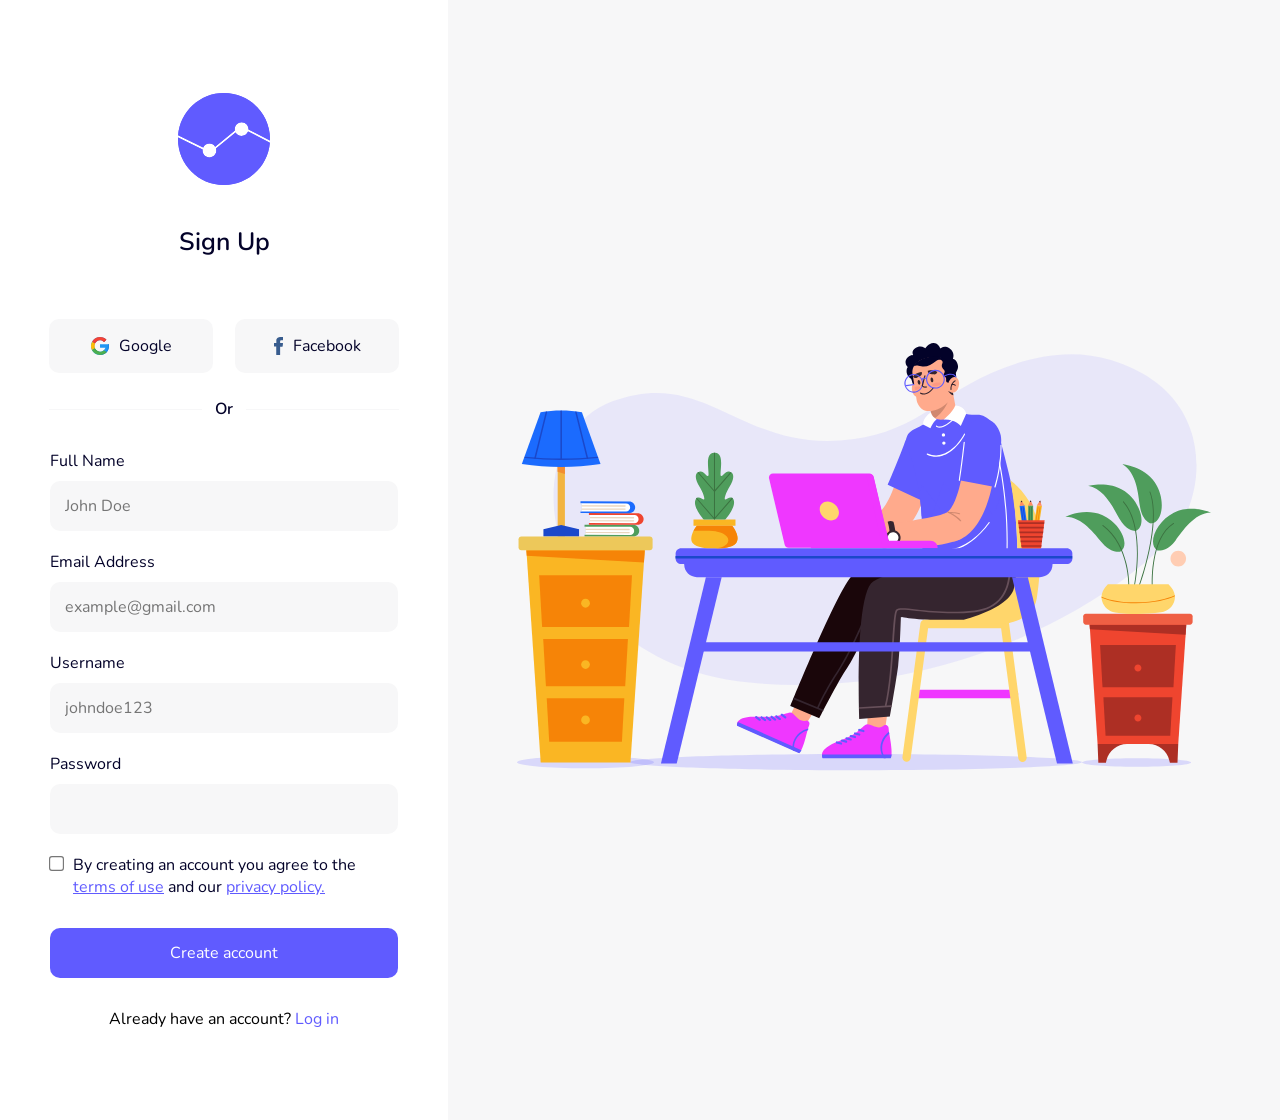
<file: index.html>
<!doctype html>
<html lang="en">
  <head>
    <meta charset="UTF-8" />
    <meta name="viewport" content="width=device-width, initial-scale=1.0" />
    <link rel="preconnect" href="https://fonts.googleapis.com" />
    <link rel="preconnect" href="https://fonts.gstatic.com" crossorigin />
    <link
      href="https://fonts.googleapis.com/css2?family=Nunito:ital,wght@0,200..1000;1,200..1000&family=Rubik:ital,wght@0,300..900;1,300..900&display=swap"
      rel="stylesheet"
    />
    <link rel="stylesheet" href="./styles/style.css" />
    <title>Sign Up</title>
  </head>
  <body>
    <div class="container">
      <div class="left-part">
        <div class="top">
          <div class="logo__and__quick__sign-up">
            <div class="logo-content">
              <img class="logo" src="./images/Logo.svg" alt="logo" />
              <h2 class="title">Sign Up</h2>
            </div>
            <div class="quick__sign-up">
              <a href="#" class="quick__sign-up__ways">
                <img
                  class="quick__sign-up__logo"
                  src="./images/google-logo.svg"
                  alt="google logo"
                />
                <h3 class="quick__sign-up__title">Google</h3>
              </a>
              <a href="#" class="quick__sign-up__ways">
                <img
                  class="quick__sign-up__logo"
                  src="./images/facebook-logo.svg"
                  alt="facebook logo"
                />
                <h3 class="quick__sign-up__title">Facebook</h3>
              </a>
            </div>
          </div>
          <div class="or__line">
            <span>Or</span>
          </div>
        </div>

        <form class="form" action="./confirm.html">
          <label class="label__title" for="fname">Full Name</label>
          <input
            class="input"
            type="text"
            id="fname"
            name="fname"
            placeholder="John Doe"
          />

          <label class="label__title" for="email">Email Address</label>
          <input
            class="input"
            type="email"
            id="email"
            name="email"
            placeholder="example@gmail.com"
          />

          <label class="label__title" for="uname">Username</label>
          <input
            class="input"
            type="text"
            id="uname"
            name="uname"
            placeholder="johndoe123"
          />

          <label class="label__title" for="password">Password</label>
          <input class="input" type="password" id="password" name="password" />

          <div class="form__agree">
            <input class="checkbox" type="checkbox" id="agree" />
            <label class="label__title" for="agree"
              >By creating an account you agree to the
              <a class="link" href="#">terms of use</a> and our
              <a class="link" href="#">privacy policy.</a></label
            >
          </div>

          <button class="button" type="submit">Create account</button>
        </form>

        <h3 class="have_account">
          Already have an account?
          <a class="login__link" href="./login.html">Log in</a>
        </h3>
      </div>
      <div class="right-part">
        <div class="images">
          <img
            class="sign-up__image"
            src="./images/sign up image.svg"
            alt="sign up image"
          />
        </div>
      </div>
    </div>
  </body>
</html>
</file>
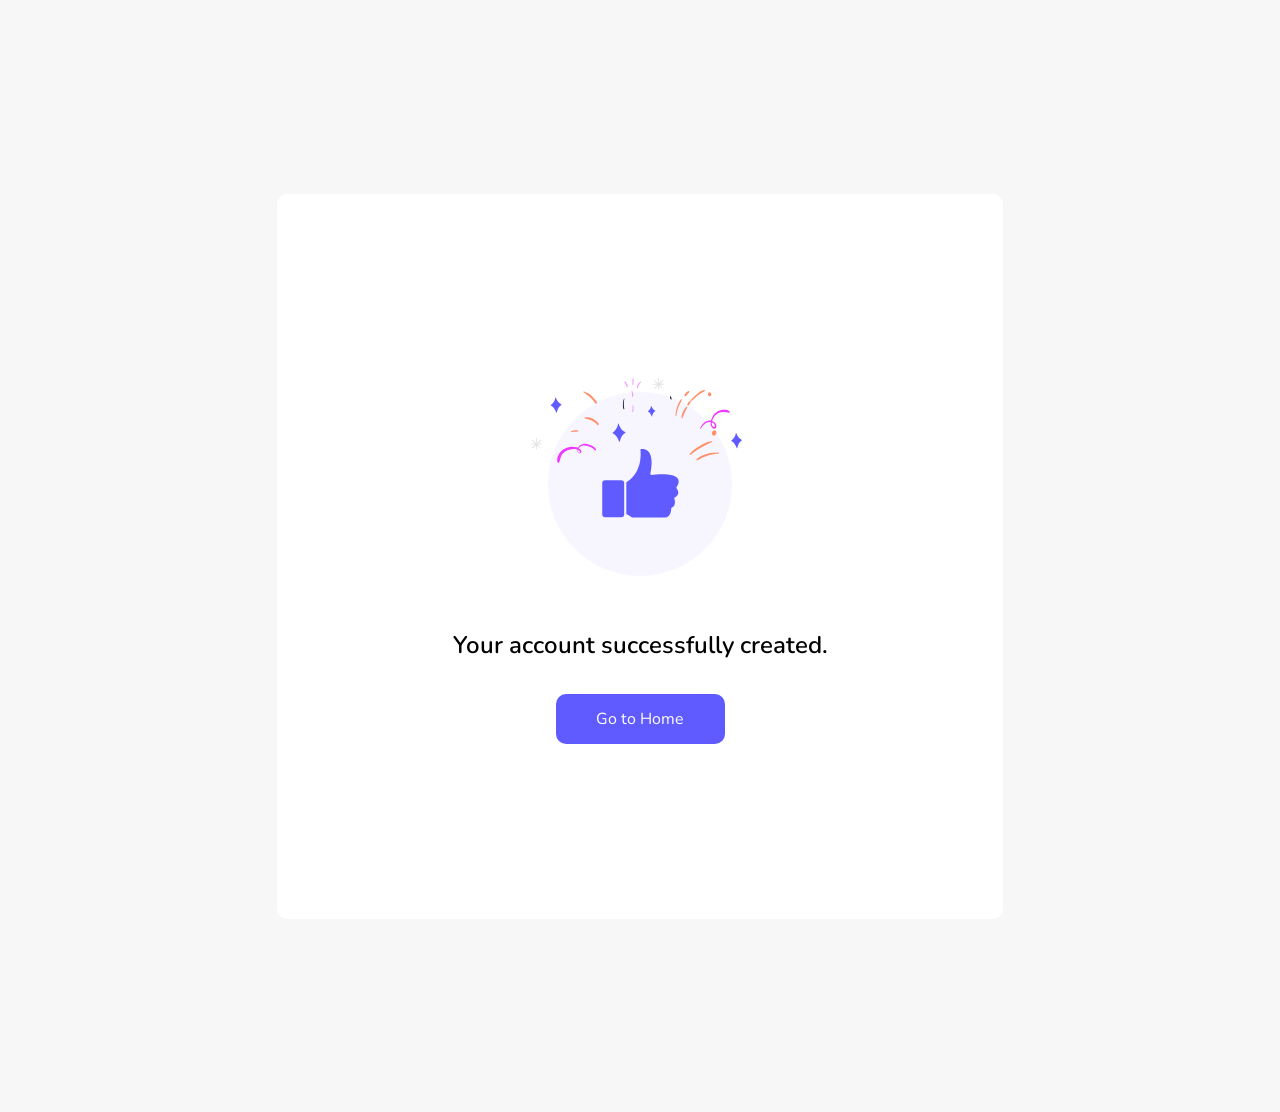
<file: confirm.html>
<!doctype html>
<html lang="en">
  <head>
    <meta charset="UTF-8" />
    <meta name="viewport" content="width=device-width, initial-scale=1.0" />
    <link rel="preconnect" href="https://fonts.googleapis.com" />
    <link rel="preconnect" href="https://fonts.gstatic.com" crossorigin />
    <link
      href="https://fonts.googleapis.com/css2?family=Nunito:ital,wght@0,200..1000;1,200..1000&family=Rubik:ital,wght@0,300..900;1,300..900&display=swap"
      rel="stylesheet"
    />
    <link rel="stylesheet" href="./styles/style.css" />
    <title>Confirm</title>
  </head>
  <body>
    <div class="container">
      <div class="confirm">
        <div class="successful">
          <img class="thumbs-up" src="./images/thumbs up.svg" alt="thumbs up" />
          <img
            class="celebration"
            src="./images/celebration.svg"
            alt="celebration"
          />
        </div>

        <h2 class="message">Your account successfully created.</h2>

        <button class="confirm__button button">Go to Home</button>
      </div>
    </div>
  </body>
</html>
</file>
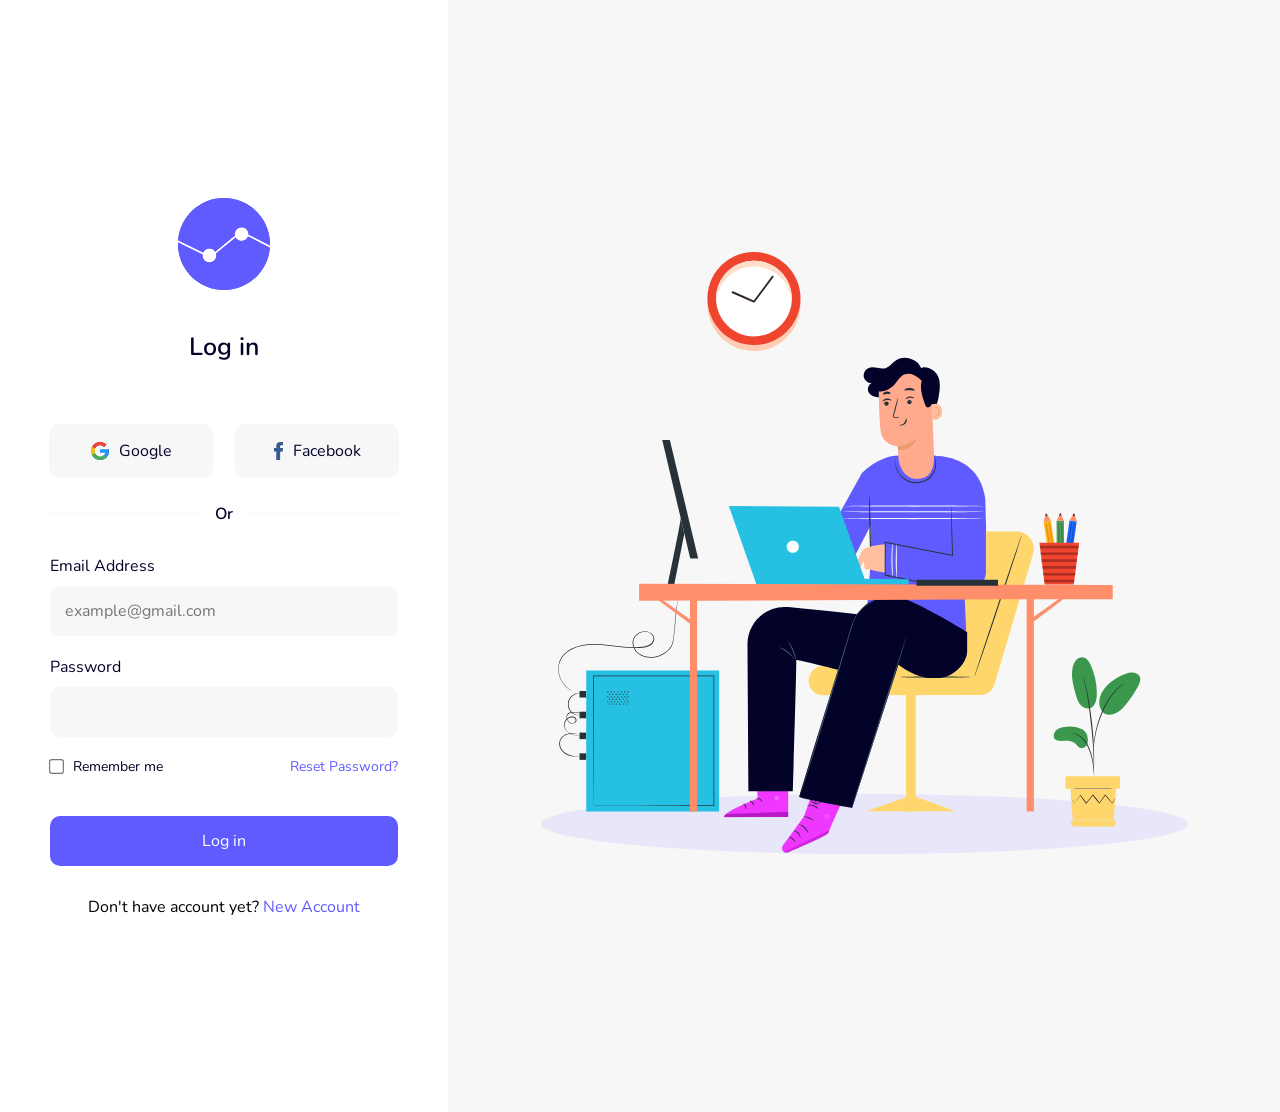
<file: login.html>
<!doctype html>
<html lang="en">
  <head>
    <meta charset="UTF-8" />
    <meta name="viewport" content="width=device-width, initial-scale=1.0" />
    <link rel="preconnect" href="https://fonts.googleapis.com" />
    <link rel="preconnect" href="https://fonts.gstatic.com" crossorigin />
    <link
      href="https://fonts.googleapis.com/css2?family=Nunito:ital,wght@0,200..1000;1,200..1000&family=Rubik:ital,wght@0,300..900;1,300..900&display=swap"
      rel="stylesheet"
    />
    <link rel="stylesheet" href="./styles/style.css" />
    <title>Log in</title>
  </head>
  <body>
    <div class="container">
      <div class="left-part">
        <div class="top">
          <div class="logo__and__quick__sign-up">
            <div class="logo-content">
              <img class="logo" src="./images/Logo.svg" alt="logo" />
              <h2 class="title">Log in</h2>
            </div>
            <div class="quick__sign-up">
              <a href="#" class="quick__sign-up__ways">
                <img
                  class="quick__sign-up__logo"
                  src="./images/google-logo.svg"
                  alt="google logo"
                />
                <h3 class="quick__sign-up__title">Google</h3>
              </a>
              <a href="#" class="quick__sign-up__ways">
                <img
                  class="quick__sign-up__logo"
                  src="./images/facebook-logo.svg"
                  alt="facebook logo"
                />
                <h3 class="quick__sign-up__title">Facebook</h3>
              </a>
            </div>
          </div>
          <div class="or__line">
            <span>Or</span>
          </div>
        </div>

        <form class="form" action="./dashboard.html">
          <label class="label__title" for="email">Email Address</label>
          <input
            class="input"
            type="email"
            id="email"
            name="email"
            placeholder="example@gmail.com"
          />

          <label class="label__title" for="password">Password</label>
          <input class="input" type="password" id="password" name="password" />

          <div class="reset__password">
            <div class="form__agree">
              <input class="checkbox" type="checkbox" id="agree" />
              <label class="login__label__title" for="agree">Remember me</label>
            </div>
            <a class="reset__link" href="./recover.html">Reset Password?</a>
          </div>

          <button class="button" type="submit">Log in</button>
        </form>

        <h3 class="have_account">
          Don't have account yet?
          <a class="login__link" href="./index.html"> New Account</a>
        </h3>
      </div>
      <div class="right-part">
        <div class="images">
          <img
            class="sign-up__image"
            src="./images/login image.svg"
            alt="sign up image"
          />
        </div>
      </div>
    </div>
  </body>
</html>
</file>
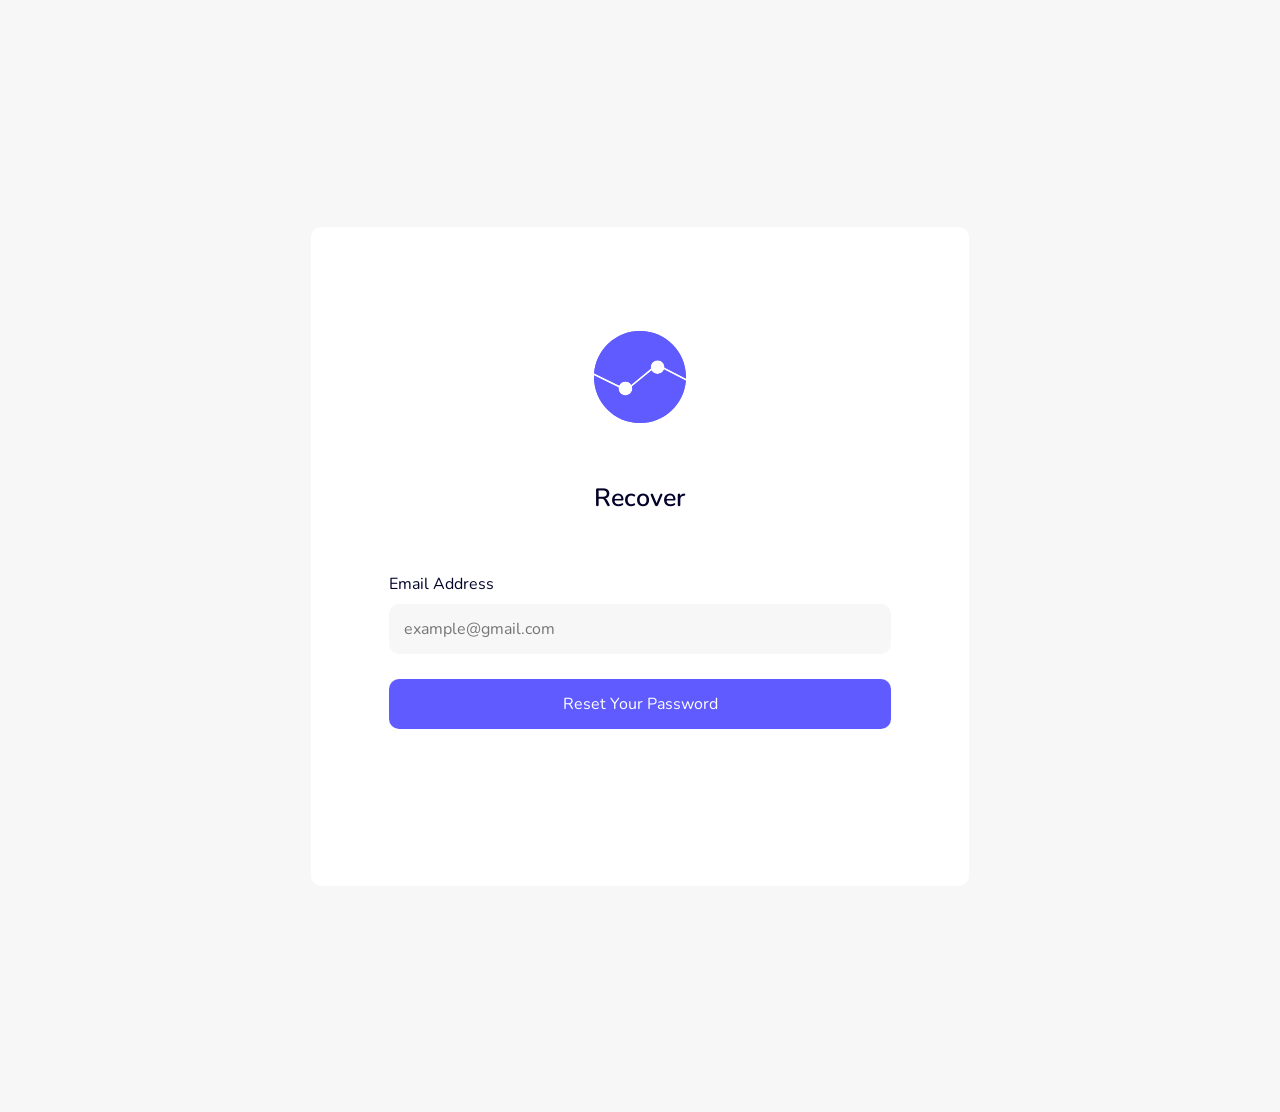
<file: recover.html>
<!doctype html>
<html lang="en">
  <head>
    <meta charset="UTF-8" />
    <meta name="viewport" content="width=device-width, initial-scale=1.0" />
    <link rel="preconnect" href="https://fonts.googleapis.com" />
    <link rel="preconnect" href="https://fonts.gstatic.com" crossorigin />
    <link
      href="https://fonts.googleapis.com/css2?family=Nunito:ital,wght@0,200..1000;1,200..1000&family=Rubik:ital,wght@0,300..900;1,300..900&display=swap"
      rel="stylesheet"
    />
    <link rel="stylesheet" href="./styles/style.css" />
    <title>Recover</title>
  </head>
  <body>
    <div class="container">
      <div class="recover">
        <div class="recover__logo-content">
          <img class="logo" src="./images/Logo.svg" alt="logo" />
          <h2 class="title">Recover</h2>
        </div>

        <form class="form" action="./login.html">
          <label class="label__title" for="email">Email Address</label>
          <input
            class="input"
            type="email"
            id="email"
            name="email"
            placeholder="example@gmail.com"
          />

          <button class="recover__button button" type="submit">
            Reset Your Password
          </button>
        </form>
      </div>
    </div>
  </body>
</html>
</file>
<file: styles/style.css>
:root {
  --background-color: rgba(247, 247, 248, 1);
  --background-red: rgba(209, 26, 42, 0.1);
  --color-red-text: rgba(209, 26, 42, 1);
  --color-white: #ffff;
  --text-color: rgba(3, 2, 41, 1);
  --color-black: #000;
  --button-color: rgba(96, 91, 255, 1);
  --default-padding: 2rem;
  --default-radius: 1rem;
}

* {
  margin: 0;
  padding: 0;
  font: inherit;
}

*,
*::before,
*::after {
  box-sizing: border-box;
}

a {
  color: inherit;
  display: inline-block;
  text-decoration: none;
}

button {
  background-color: transparent;
  border: none;
  cursor: pointer;
  border: 0;
}

ul,
ol {
  list-style: none;
}

html {
  font-size: 62.5%;
  scroll-behavior: smooth;
  scroll-padding-top: 4rem;
  background-color: var(--background-color);
}

body {
  font-size: 1.6rem;
  font-family: "Nunito", sans-serif;
}

.container {
  display: flex;
  max-width: 144rem;
  min-height: 111.2rem;
  margin: 0 auto;
}

.left-part {
  display: flex;
  flex-direction: column;
  align-items: center;
  justify-content: center;
  padding: 9.3rem 5rem 9rem;
  background-color: var(--color-white);
  max-width: 44.8rem;
  gap: calc(var(--default-padding) * 1.5);
}
@media (max-width: 850px) {
  .left-part {
    margin: 0 auto;
  }
}

.logo__and__quick__sign-up {
  display: flex;
  flex-direction: column;
  gap: calc(var(--default-padding) * 3);
  align-items: center;
}

.logo-content {
  display: flex;
  flex-direction: column;
  gap: calc(var(--default-padding) * 2);
  align-items: center;
}

.logo {
  aspect-ratio: 1/1;
  width: calc(var(--default-padding) * 4.6);
  max-width: 100%;
}

.title {
  font-weight: 600;
  font-size: 2.5rem;
  color: var(--text-color);
}

.quick__sign-up {
  display: flex;
  gap: calc(var(--default-padding) * 1.1);
}

.quick__sign-up__ways {
  display: flex;
  gap: calc(var(--default-padding) / 2);
  width: calc(var(--default-padding) * 8.2);
  padding: 1.6rem 0;
  background-color: var(--background-color);
  justify-content: center;
  flex: 1;
  border-radius: var(--default-radius);
}

.quick__sign-up__title {
  font-weight: 400;
  color: var(--text-color);
}

.top {
  display: flex;
  flex-direction: column;
  gap: calc(var(--default-padding) * 1.25);
}

.or__line {
  font-weight: 600;
  color: var(--text-color);
  display: flex;
  align-items: center;
  text-align: center;
}

.or__line::before,
.or__line::after {
  content: "";
  flex: 1;
  height: 0.1rem;
  background-color: var(--background-color);
}

.or__line span {
  padding: 0 1.3rem;
}

.form {
  display: flex;
  flex-direction: column;
  width: 100%;
}

.label__title {
  color: var(--text-color);
}

.login__label__title {
  font-size: 1.4rem;
  color: var(--text-color);
}

.reset__link {
  font-size: 1.4rem;
  color: var(--button-color);
}

.input {
  background-color: var(--background-color);
  border: none;
  border-radius: var(--default-radius);
  width: 100%;
  height: 5rem;
  margin-top: 0.9rem;
  margin-bottom: var(--default-padding);
  padding-left: 1.5rem;
}

.reset__password {
  display: flex;
  justify-content: space-between;
  align-items: center;
  margin-bottom: calc(var(--default-padding) / 2);
}

.form__agree {
  display: flex;
  align-items: flex-start;
  gap: calc(var(--default-padding) / 2);
}

.checkbox {
  transform: scale(1.15);
  margin-top: 0.3rem;
  cursor: pointer;
}

.link {
  color: var(--button-color);
  text-decoration: underline;
}

.button {
  background-color: var(--button-color);
  color: var(--color-white);
  border-radius: var(--default-radius);
  padding: 1.4rem 0;
  width: 100%;
  margin-top: calc(var(--default-padding) * 1.5);
}

.login__link {
  color: var(--button-color);
}

.right-part {
  display: flex;
  align-items: center;
  justify-content: center;
  background-color: var(--background-color);
  width: 99.2rem;
}
@media (max-width: 850px) {
  .right-part {
    display: none;
  }
}

.sign-up__image {
  max-width: 100%;
}

.confirm {
  display: flex;
  flex-direction: column;
  justify-content: center;
  align-items: center;
  width: 100%;
  max-width: 72.6rem;
  height: auto;
  background-color: var(--color-white);
  gap: calc(var(--default-padding) * 1.65);
  margin: auto;
  border-radius: var(--default-radius);
  padding: 19.8rem 2rem 17.5rem;
}

.successful {
  position: relative;
  background-color: rgba(96, 91, 255, 0.05);
  width: 18.4rem;
  height: 18.4rem;
  border-radius: 50%;
  margin-bottom: var(--default-padding);
}

.thumbs-up {
  position: absolute;
  width: 7.69rem;
  height: 6.85rem;
  top: 5.77rem;
  left: 5.4rem;
}

.celebration {
  position: absolute;
  width: 21.93rem;
  height: 8.68rem;
  top: -1.42rem;
  left: -2.1rem;
}

.message {
  font-weight: 600;
  font-size: 2.4rem;
  color: var(--color-black);
  text-align: center;
}

.confirm__button {
  margin-top: 0;
  max-width: 16.9rem;
}

.recover {
  display: flex;
  flex-direction: column;
  justify-content: center;
  align-items: center;
  width: 100%;
  max-width: 65.8rem;
  height: auto;
  background-color: var(--color-white);
  gap: 5.8rem;
  margin: auto;
  border-radius: var(--default-radius);
  padding: 10.4rem 7.8rem 15.7rem;
}

.recover__logo-content {
  display: flex;
  flex-direction: column;
  gap: 5.8rem;
}

.recover__button {
  margin-top: 0.5rem;
}

.dashboard__container {
  min-height: 104.7rem;
}

.dashboard__container-nav {
  max-width: 136.6rem;
}

.menu {
  position: relative;
  display: flex;
  flex-direction: column;
  justify-content: space-between;
  padding: 5rem 2.5rem 3rem;
  background-color: var(--color-white);
  max-width: 21.8rem;
  flex-shrink: 0;
}

.menu-nav {
  position: relative;
  padding: 3.5rem 1.5rem 3rem;
  margin: 3rem 0 3rem 3rem;
  border-radius: var(--default-radius);
  background-color: var(--color-white);
  max-width: 8rem;
  flex-shrink: 0;
  max-height: 100rem;
  justify-content: space-between;
}

.top__part-nav {
  display: flex;
  flex-direction: column;
  align-items: center;
}

.menu__logo-content {
  display: flex;
  gap: calc(var(--default-padding) * 0.75);
  margin-bottom: calc(var(--default-padding) * 2.55);
  align-items: center;
  justify-content: center;
}

.menu__logo-content-nav {
  display: flex;
  flex-direction: column;
  gap: 0.6rem;
}

.menu__logo {
  width: 4.2rem;
  height: 4.2rem;
}

.menu__title {
  font-size: 2.4rem;
  color: var(--text-color);
  font-weight: 600;
}

.menu__elements {
  display: flex;
  flex-direction: column;
  gap: calc(var(--default-padding) * 1.5);
  margin-bottom: calc(var(--default-padding) * 10.25);
  margin-left: 0.3rem;
}

.menu__element {
  display: flex;
  gap: calc(var(--default-padding) * 0.7);
  align-items: center;
}

.shadow {
  position: absolute;
  top: 130px;
  left: 0;
}

.shadow-nav {
  position: absolute;
  top: 156px;
  left: 0;
}

.icon__title {
  color: rgba(3, 2, 41, 0.5);
}

.current__title {
  color: rgb(96, 91, 255);
}

.messages__num {
  display: flex;
  align-items: center;
  justify-content: space-between;
}

.nums {
  background-color: var(--background-red);
  width: 2.2rem;
  height: 1.4rem;
  border-radius: 0.7rem;
  display: flex;
  align-items: center;
  justify-content: center;
}

.num {
  font-size: 1rem;
  color: var(--color-red-text);
  font-weight: 600;
}

.upgrade__section {
  position: relative;
  background-color: rgba(128, 171, 255, 0.1);
  border-radius: calc(var(--default-radius) * 2);
  width: 16.8rem;
  height: 16.1rem;
  padding: 0 1.5rem 1.5rem;
  display: flex;
  justify-content: center;
  align-items: flex-end;
}

.upgrade__lamp {
  position: absolute;
  top: -3.39rem;
  left: 0.9rem;
  filter: invert(80%) sepia(200%) saturate(590%) hue-rotate(197deg) brightness(127%);
}

.upgrade__light {
  position: absolute;
  top: 7.8rem;
  left: 1.98rem;
}

.upgrade__button {
  position: absolute;
  top: 8.5rem;
  max-width: 13.8rem;
  padding: 0.8rem 0;
  font-size: 1.2rem;
}

.profile {
  display: flex;
  justify-content: space-between;
  align-items: center;
  margin-top: calc(var(--default-padding) * 1.5);
}

.profile-nav {
  display: flex;
  flex-direction: column;
  gap: 2.067rem;
}

.profile__data {
  display: flex;
  align-items: center;
  gap: calc(var(--default-padding) / 2);
}

.profile__info {
  display: flex;
  flex-direction: column;
  gap: 0.62rem;
}

.profile__name {
  font-size: 1.2rem;
  font-weight: 500;
  color: var(--color-black);
}

.profile__case {
  font-size: 1rem;
  color: rgba(0, 0, 0, 0.5);
}

.dashboard {
  display: flex;
  flex-direction: column;
  gap: calc(var(--default-padding) * 1.5);
  padding: calc(var(--default-padding) * 1.5);
  /* flex: 1;
  overflow-y: auto;
  height: 100vh; */
}

.dashboard__header {
  display: flex;
  align-items: center;
  justify-content: space-between;
}

.dashboard__header__title {
  font-size: 2.4rem;
  font-weight: 700;
}

.dates {
  display: flex;
  gap: 1.5rem;
}
@media (max-width: 700px) {
  .dates {
    flex-direction: column;
  }
}

.date {
  width: 13rem;
  height: 4rem;
  border-radius: 0.5rem;
  background-color: var(--color-white);
  display: flex;
  gap: 0.8rem;
  align-items: center;
  justify-content: center;
}

.the__date {
  font-weight: 600;
  font-size: 1.4rem;
  color: rgba(3, 2, 41, 0.7);
}

.arrow__vector {
  width: 0.8rem;
  height: 0.4rem;
}

.dashboard__data {
  display: flex;
  gap: calc(var(--default-padding) * 1.5);
}
@media (max-width: 1370px) {
  .dashboard__data {
    flex-wrap: wrap;
  }
}

.dashboard__info {
  display: flex;
  align-items: center;
  gap: calc(var(--default-padding) + 0.3rem);
  padding: 2.8rem 0 2.8rem 2.8rem;
  background-color: var(--color-white);
  border-radius: var(--default-radius);
  width: 26.8rem;
}
@media (max-width: 1370px) {
  .dashboard__info {
    flex: 1 1 30rem;
    max-width: 100%;
  }
}

.info__icons {
  width: 6rem;
  height: 6rem;
  border-radius: 50%;
  display: flex;
  align-items: center;
  justify-content: center;
}

.icon1 {
  background-color: rgba(91, 147, 255, 0.1);
}

.icon2 {
  background-color: rgba(255, 214, 107, 0.2);
}

.icon3 {
  background-color: rgba(255, 143, 107, 0.1);
}

.icon4 {
  background-color: rgba(96, 91, 255, 0.1);
}

.info__data {
  display: flex;
  flex-direction: column;
  gap: 0.2rem;
}

.info__number {
  font-weight: 800;
  font-size: 2.2rem;
  color: rgba(0, 0, 0, 0.7);
}

.info__description {
  font-size: 1.4rem;
  color: rgba(3, 2, 41, 0.7);
}

.dashboard__analytics {
  display: flex;
  gap: calc(var(--default-padding) * 1.5);
}
@media (max-width: 1370px) {
  .dashboard__analytics {
    flex-direction: column;
  }
}

.reports {
  display: flex;
  flex-direction: column;
  background-color: var(--color-white);
  padding: 2.5rem 0 3.2rem 2.4rem;
  border-radius: var(--default-radius);
  max-width: 70.2rem;
  width: 100%;
}
@media (max-width: 1370px) {
  .reports {
    flex: 1 1 30rem;
    max-width: 100%;
  }
}

.reports__header {
  display: flex;
  justify-content: space-between;
  align-items: center;
  margin-right: 2.5rem;
}

.reports__title {
  font-size: 1.8rem;
  font-weight: 700;
  color: rgba(3, 2, 41, 0.7);
}

.reports__menu {
  display: flex;
  gap: 0.175rem;
  cursor: pointer;
}

.menu__dot {
  display: inline-block;
  width: 0.4rem;
  height: 0.4rem;
  border-radius: 50%;
  background-color: rgba(3, 2, 41, 0.3);
}

.reports__report {
  display: flex;
  gap: 1.6rem;
  align-items: stretch;
}

.reports__numbers {
  display: flex;
  flex-direction: column;
  margin-top: calc(var(--default-padding) * 1.6);
  padding-bottom: 0.8rem;
  align-items: flex-end;
  justify-content: space-between;
}

.reports__number {
  font-size: 1.2rem;
  color: rgba(3, 2, 41, 0.5);
}

.reports__img {
  margin-top: calc(var(--default-padding) * 2);
  margin-bottom: 1.5rem;
  width: 100%;
  aspect-ratio: 66/25.5;
  -o-object-fit: contain;
     object-fit: contain;
  overflow: hidden;
}

.reports__times {
  display: flex;
  justify-content: space-between;
  margin-right: 3.1rem;
  margin-left: 3.6rem;
}

.reports__time {
  font-size: 1.2rem;
  color: rgba(3, 2, 41, 0.5);
}

.analytics {
  display: flex;
  flex-direction: column;
  background-color: var(--color-white);
  padding: 2.5rem 3.5rem 3.2rem 2.5rem;
  border-radius: var(--default-radius);
  max-width: 43rem;
  width: 100%;
}
@media (max-width: 1370px) {
  .analytics {
    flex: 1 1 30rem;
    max-width: 100%;
  }
}

.analytics__header {
  margin-right: 0;
}

.analytics__report {
  position: relative;
  display: flex;
  align-items: center;
  justify-content: center;
}

.analytics__img {
  margin: -0.72rem 2.921rem 0 3.921rem;
}

.analytics__data {
  position: absolute;
  display: flex;
  flex-direction: column;
  align-items: center;
  justify-content: center;
}

.analytics__number {
  font-weight: 800;
  font-size: 3rem;
  color: var(--text-color);
}

.analytics__description {
  color: rgba(3, 2, 41, 0.7);
}

.analytics__indicator {
  display: flex;
  gap: 4.1rem;
  margin: 1.701rem 2.5rem 0 3.5rem;
}
@media (max-width: 1370px) {
  .analytics__indicator {
    justify-content: center;
  }
}

.indicator {
  display: flex;
  gap: calc(var(--default-padding) / 2);
  align-items: center;
}

.indicator__color {
  width: 1.5rem;
  height: 1.5rem;
  border-radius: calc(var(--default-radius) / 2);
}

.indicator__color1 {
  background-color: rgb(91, 147, 255);
}

.indicator__color2 {
  background-color: rgb(255, 214, 107);
}

.indicator__color3 {
  background-color: rgb(255, 143, 107);
}

.indicator__title {
  color: rgba(3, 2, 41, 0.7);
  font-weight: 600;
}

.dashboard__orders {
  display: flex;
  gap: calc(var(--default-padding) * 1.5);
}
@media (max-width: 1370px) {
  .dashboard__orders {
    flex-direction: column;
    align-items: center;
  }
}

.recent__orders {
  display: flex;
  flex-direction: column;
  background-color: var(--color-white);
  padding: 2.5rem 2.5rem 1.7rem 2.5rem;
  border-radius: var(--default-radius);
  max-width: 70.2rem;
  width: 100%;
  min-height: 33.5rem;
}
@media (max-width: 1370px) {
  .recent__orders {
    flex: 1 1 30rem;
    max-width: 100%;
  }
}

.r-orders__header {
  margin-right: 0.9rem;
}

.row {
  display: grid;
  grid-template-columns: 16.48fr 27.73fr 19.17fr 22.02fr 14.58fr;
  align-items: center;
  padding-left: var(--default-padding);
}

.column1,
.column2,
.column3,
.column4,
.column5 {
  text-align: left;
}

.header {
  font-weight: 500;
  color: rgba(3, 2, 41, 0.6);
  margin-bottom: 1.62rem;
  margin-top: 2.52rem;
}

.table__text {
  font-size: 1.2rem;
  color: var(--text-color);
}

.arrow-down {
  display: flex;
  gap: calc(var(--default-padding) / 2);
}

.arrow {
  cursor: pointer;
}

.product__img__name {
  display: flex;
  gap: calc(var(--default-padding) / 2);
  align-items: center;
}

.total__order {
  background-color: rgba(38, 192, 226, 0.1);
  width: 6.1rem;
  height: 3rem;
  border-radius: 0.8rem;
  display: flex;
  align-items: center;
  justify-content: center;
}

.total__order__num {
  font-size: 1.2rem;
  font-weight: 700;
  color: rgb(38, 192, 226);
}

.odd__row {
  height: 5rem;
}

.row3 {
  height: 5.3rem;
}

.first__row {
  border-top: 0.1rem solid rgba(3, 2, 41, 0.05);
}

.even__row {
  height: 5.5rem;
  border-radius: calc(var(--default-radius) / 2);
  background-color: rgba(250, 250, 251, 0.5);
}

.top__selling {
  display: flex;
  flex-direction: column;
  background-color: var(--color-white);
  padding: 2.5rem 2.5rem 2.4rem 2.5rem;
  border-radius: var(--default-radius);
  gap: 2.5rem;
  max-width: 43rem;
  width: 100%;
}
@media (max-width: 1370px) {
  .top__selling {
    flex: 1 1 30rem;
    max-width: 100%;
  }
}

.top__selling__header {
  margin-right: 0;
}

.top__selling__products {
  display: flex;
  flex-direction: column;
}

.top__selling__product {
  display: flex;
  gap: var(--default-padding);
  align-items: center;
}

.top__selling__product:nth-child(1) {
  border-bottom: 0.1rem solid rgba(3, 2, 41, 0.05);
  padding-bottom: 2.2rem;
}

.top__selling__product:nth-child(2) {
  padding-top: 2.2rem;
}

.top__product__details {
  display: flex;
  flex-direction: column;
  gap: calc(var(--default-padding) / 2);
}

.top__product__name {
  font-size: 1.5rem;
  color: rgb(0, 0, 0);
}

.top__product__rating {
  display: flex;
  gap: 0.2rem;
}

.top__product__price {
  font-size: 1.5rem;
  font-weight: 700;
  color: rgb(0, 0, 0);
}/*# sourceMappingURL=style.css.map */
</file>
